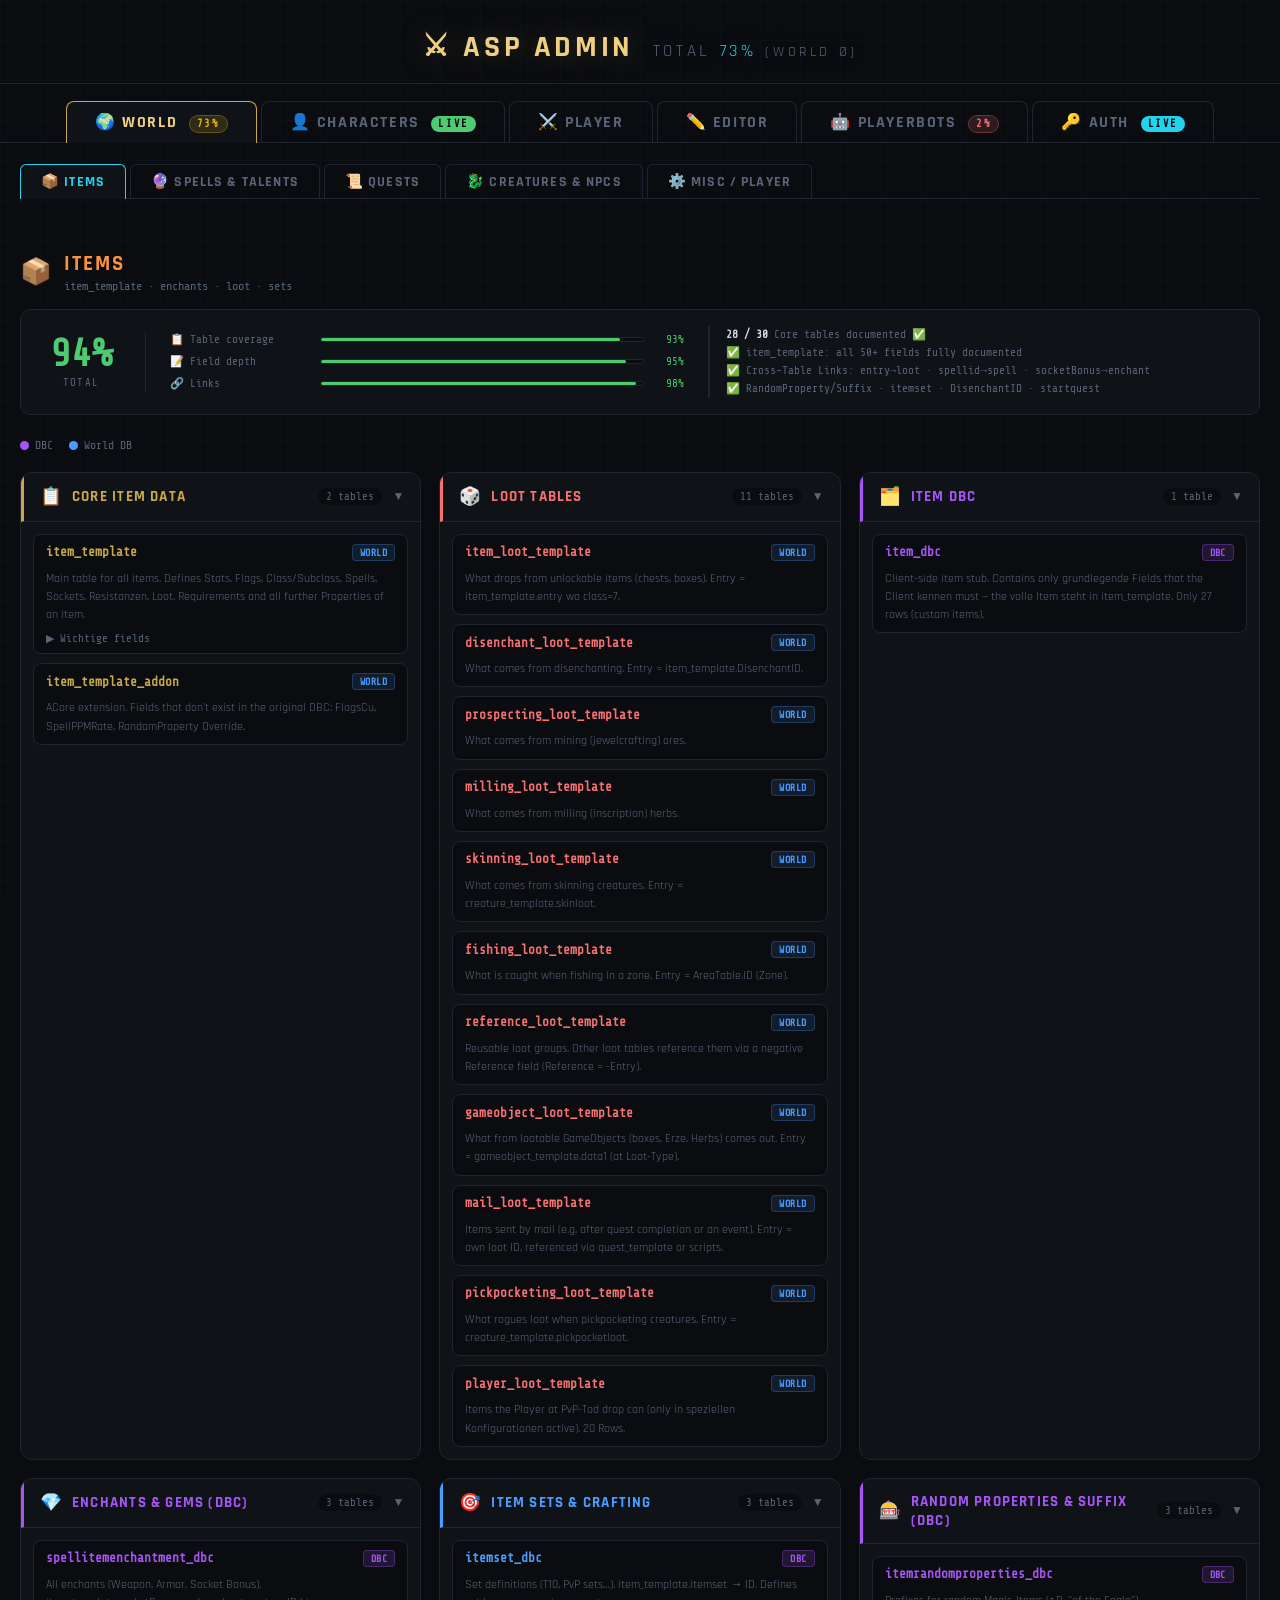
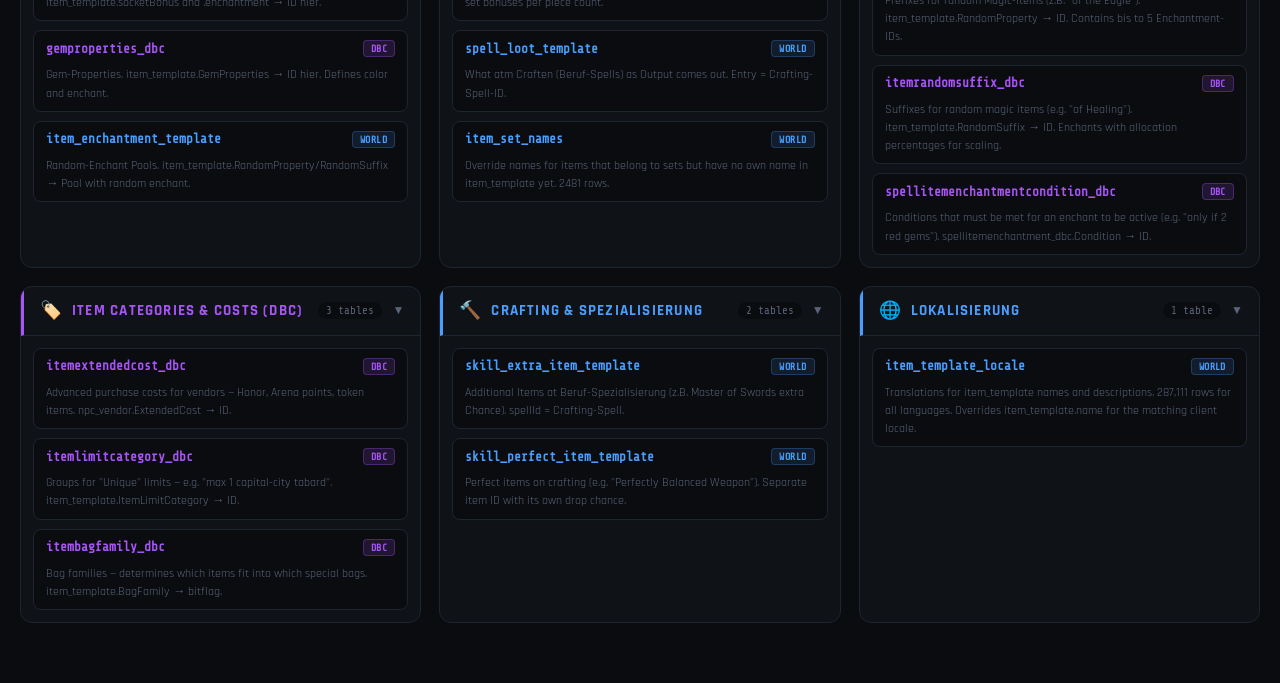
<file: index.html>
<!DOCTYPE html>
<html lang="en">
<head>
<meta charset="UTF-8">
<title>ASP Admin</title>
<link rel="stylesheet" href="/css/main.css">
<!-- WoWHead tooltips for spell icons (3.3.5 = wotlk) -->
<script>const whTooltips = {colorLinks:false,iconSize:'medium',rename:false,hideLinks:true};</script>
<script src="https://wow.zamimg.com/widgets/power.js"></script>
</head>
<body>

<header>
  <h1>⚔ ASP Admin <span style="font-size:0.55em;font-weight:400;color:var(--muted);margin-left:8px;">Total <span id="header-total" style="color:var(--gold)">—</span> <span style="font-size:0.85em;color:var(--muted)">(World Ø)</span></span></h1>
</header>

<!-- MAIN NAV -->
<nav class="main-nav">
  <button class="main-nav-btn active" onclick="showDB('world',this)">🌍 World <span class="progress-badge pb-good">73%</span></button>
  <button class="main-nav-btn" onclick="showDB('characters',this)">👤 Characters <span class="progress-badge" style="background:var(--green);color:#000">Live</span></button>
  <button class="main-nav-btn" onclick="showDB('player',this); initPlayerModule();">⚔️ Player</button>
  <button class="main-nav-btn" onclick="showDB('editor',this); initEditor();">✏️ Editor</button>
  <button class="main-nav-btn" onclick="showDB('playerbots',this)">🤖 Playerbots <span class="progress-badge pb-low">2%</span></button>
  <button class="main-nav-btn" onclick="showDB('auth',this);initAuthModule();">🔑 Auth <span class="progress-badge" style="background:var(--cyan);color:#000">Live</span></button>
</nav>

<div class="content-area">
  <!-- Per-tab markup is injected here from partials/ by bootstrap.js -->
  <div class="db-section active" id="db-world"></div>
  <div class="db-section" id="db-characters"></div>
  <div class="db-section" id="db-player"></div>
  <div class="db-section" id="db-playerbots"></div>
  <div class="db-section" id="db-auth"></div>
  <div class="db-section" id="db-editor"></div>
</div>


<!-- ── Shared (must load first) ── -->
<script src="/js/shared/constants.js"></script>
<script src="/js/shared/helpers.js"></script>
<script src="/js/shared/item-display.js"></script>
<script src="/js/shared/search-modals.js"></script>
<script src="/js/shared/nav.js"></script>

<!-- ── Editor tab ── -->
<script src="/js/editor/item-editor.js"></script>
<script src="/js/editor/item-creator.js"></script>
<script src="/js/editor/dbc-editor.js"></script>
<script src="/js/editor/spell-creator.js"></script>
<script src="/js/editor/spell-creator-easy.js"></script>
<script src="/js/editor/talent-editor.js"></script>
<script src="/js/editor/glyph-editor.js"></script>
<script src="/js/editor/creature-creator.js"></script>
<script src="/js/editor/quest-creator.js"></script>
<script src="/js/editor/spell-editor.js"></script>
<script src="/js/editor/quest-editor.js"></script>
<script src="/js/editor/creature-editor.js"></script>
<script src="/js/editor/loot-editor.js"></script>
<script src="/js/editor/smartai-editor.js"></script>

<!-- ── Player tab ── -->
<script src="/js/player/player.js"></script>
<script src="/js/player/xp.js"></script>
<script src="/js/player/classes.js"></script>
<script src="/js/player/races.js"></script>
<script src="/js/player/create-info.js"></script>
<script src="/js/player/create-items.js"></script>
<script src="/js/player/create-spells.js"></script>

<!-- ── Characters / Auth / misc ── -->
<script src="/js/characters.js"></script>
<script src="/js/accounts.js"></script>
<script src="/js/npc-extras.js"></script>
<script src="/js/guilds.js"></script>
<script src="/js/auth.js"></script>

<!-- ── Playerbots (acore_playerbots content) ── -->
<script src="/js/playerbots.js"></script>

<!-- ── Router: deep-linkable /Tab/Sub URLs (before bootstrap) ── -->
<script src="/js/router.js"></script>

<!-- ── Bootstrap: inject partials, then fire app:ready (LAST) ── -->
<script src="/js/bootstrap.js"></script>

</body>
</html>
</file>
<file: css/main.css>
@import url('https://fonts.googleapis.com/css2?family=Share+Tech+Mono&family=Rajdhani:wght@400;600;700&display=swap');

  :root {
    --bg: #0a0c10;
    --panel: #0f1318;
    --border: #1e2530;
    --gold: #c8a84b;
    --gold2: #f0d080;
    --blue: #4a9eff;
    --green: #4ecb71;
    --purple: #a855f7;
    --red: #f87171;
    --orange: #fb923c;
    --cyan: #22d3ee;
    --text: #d4dae6;
    --muted: #5a6478;
  }

  * { box-sizing: border-box; margin: 0; padding: 0; }

  body {
    background: var(--bg);
    color: var(--text);
    font-family: 'Rajdhani', sans-serif;
    min-height: 100vh;
  }

  body::before {
    content: '';
    position: fixed;
    inset: 0;
    background-image:
      linear-gradient(rgba(74,158,255,0.03) 1px, transparent 1px),
      linear-gradient(90deg, rgba(74,158,255,0.03) 1px, transparent 1px);
    background-size: 40px 40px;
    pointer-events: none;
    z-index: 0;
  }

  /* ── HEADER ── */
  header {
    position: relative; z-index: 2;
    text-align: center;
    padding: 28px 20px 16px;
    border-bottom: 1px solid var(--border);
  }
  header h1 {
    font-size: 1.9rem; font-weight: 700;
    letter-spacing: 0.12em; text-transform: uppercase;
    color: var(--gold2);
    text-shadow: 0 0 30px rgba(200,168,75,0.35);
  }
  header p {
    color: var(--muted);
    font-family: 'Share Tech Mono', monospace;
    font-size: 0.75rem; margin-top: 5px; letter-spacing: 0.08em;
  }

  /* ── MAIN NAV ── */
  .main-nav {
    position: relative; z-index: 2;
    display: flex; justify-content: center; gap: 4px;
    padding: 16px 20px 0;
    border-bottom: 1px solid var(--border);
  }
  .main-nav-btn {
    padding: 10px 28px;
    background: transparent;
    border: 1px solid var(--border);
    border-bottom: none;
    border-radius: 8px 8px 0 0;
    color: var(--muted);
    font-family: 'Rajdhani', sans-serif;
    font-size: 1rem; font-weight: 700;
    text-transform: uppercase; letter-spacing: 0.1em;
    cursor: pointer;
    transition: all 0.15s;
    position: relative; bottom: -1px;
  }
  .main-nav-btn:hover { color: var(--text); border-color: #2a3548; }
  .main-nav-btn.active {
    color: var(--gold2);
    background: var(--panel);
    border-color: var(--gold);
    border-bottom-color: var(--panel);
  }

  /* ── CONTENT WRAPPER ── */
  .content-area {
    position: relative; z-index: 1;
    max-width: 1440px; margin: 0 auto;
    padding: 0 20px 60px;
  }

  /* ── DB SECTION (top-level page) ── */
  .db-section { display: none; }
  .db-section.active { display: block; }

  /* ── SUB NAV (World sub-pages) ── */
  .sub-nav {
    display: flex; gap: 4px; flex-wrap: wrap;
    padding: 20px 0 0;
    border-bottom: 1px solid var(--border);
    margin-bottom: 28px;
  }
  .sub-nav-btn {
    padding: 8px 20px;
    background: transparent;
    border: 1px solid var(--border);
    border-bottom: none;
    border-radius: 6px 6px 0 0;
    color: var(--muted);
    font-family: 'Rajdhani', sans-serif;
    font-size: 0.9rem; font-weight: 700;
    text-transform: uppercase; letter-spacing: 0.08em;
    cursor: pointer;
    transition: all 0.15s;
    position: relative; bottom: -1px;
  }
  .sub-nav-btn:hover { color: var(--text); }
  .sub-nav-btn.active { color: var(--cyan); border-color: var(--cyan); background: var(--panel); border-bottom-color: var(--panel); }

  /* ── SUB PAGES ── */
  .sub-page { display: none; }
  .sub-page.active { display: block; }

  /* ── PLACEHOLDER ── */
  .placeholder {
    text-align: center; padding: 80px 20px;
    color: var(--muted);
    font-family: 'Share Tech Mono', monospace;
  }
  .placeholder .ph-icon { font-size: 3rem; margin-bottom: 12px; opacity: 0.3; }
  .placeholder h2 { font-size: 1rem; letter-spacing: 0.1em; text-transform: uppercase; margin-bottom: 8px; }
  .placeholder p { font-size: 0.75rem; }

  /* ── LEGEND ── */
  .legend {
    display: flex; gap: 16px; flex-wrap: wrap;
    margin-bottom: 20px;
  }
  .legend-item {
    display: flex; align-items: center; gap: 6px;
    font-size: 0.72rem; color: var(--muted);
    font-family: 'Share Tech Mono', monospace;
  }
  .legend-dot { width: 9px; height: 9px; border-radius: 50%; }

  /* ── SECTIONS GRID ── */
  .sections { display: grid; grid-template-columns: repeat(auto-fit, minmax(300px, 1fr)); gap: 18px; }

  .section {
    background: var(--panel); border: 1px solid var(--border);
    border-radius: 12px; overflow: hidden;
    transition: border-color 0.2s, box-shadow 0.2s;
  }
  .section:hover { box-shadow: 0 0 18px rgba(74,158,255,0.07); }

  .section-header {
    display: flex; align-items: center; gap: 10px;
    padding: 13px 16px;
    border-bottom: 1px solid var(--border);
    cursor: pointer; user-select: none;
  }
  .sect-icon { font-size: 1.1rem; }
  .sect-title { font-size: 0.95rem; font-weight: 700; text-transform: uppercase; letter-spacing: 0.08em; flex: 1; }
  .sect-count { font-family: 'Share Tech Mono', monospace; font-size: 0.68rem; color: var(--muted); background: var(--bg); padding: 2px 8px; border-radius: 20px; }
  .chevron { color: var(--muted); font-size: 0.75rem; transition: transform 0.2s; }
  .section.collapsed .chevron { transform: rotate(-90deg); }
  .section.collapsed .section-body { display: none; }
  .section-body { padding: 12px; }

  /* color accents */
  .s-core    .section-header { border-left: 3px solid var(--gold); }    .s-core    .sect-title { color: var(--gold); }
  .s-dbc     .section-header { border-left: 3px solid var(--purple); }  .s-dbc     .sect-title { color: var(--purple); }
  .s-world   .section-header { border-left: 3px solid var(--blue); }    .s-world   .sect-title { color: var(--blue); }
  .s-effects .section-header { border-left: 3px solid var(--green); }   .s-effects .sect-title { color: var(--green); }
  .s-auras   .section-header { border-left: 3px solid var(--cyan); }    .s-auras   .sect-title { color: var(--cyan); }
  .s-chars   .section-header { border-left: 3px solid var(--orange); }  .s-chars   .sect-title { color: var(--orange); }
  .s-loot    .section-header { border-left: 3px solid var(--red); }     .s-loot    .sect-title { color: var(--red); }
  .s-misc    .section-header { border-left: 3px solid var(--muted); }   .s-misc    .sect-title { color: var(--text); }

  /* ── TABLE CARDS ── */
  .table-card {
    background: var(--bg); border: 1px solid var(--border);
    border-radius: 8px; margin-bottom: 9px; overflow: hidden;
    transition: border-color 0.15s;
  }
  .table-card:last-child { margin-bottom: 0; }
  .table-card:hover { border-color: #2a3548; }
  .table-card-header {
    display: flex; align-items: center; gap: 8px;
    padding: 9px 12px; cursor: pointer;
  }
  .table-name { font-family: 'Share Tech Mono', monospace; font-size: 0.8rem; font-weight: 600; flex: 1; }
  .table-badge {
    font-size: 0.62rem; padding: 2px 7px; border-radius: 4px;
    font-family: 'Share Tech Mono', monospace; font-weight: 600;
    text-transform: uppercase; letter-spacing: 0.05em;
  }
  .badge-dbc   { background: rgba(168,85,247,0.15); color: var(--purple); border: 1px solid rgba(168,85,247,0.3); }
  .badge-world { background: rgba(74,158,255,0.12); color: var(--blue);   border: 1px solid rgba(74,158,255,0.25); }

  .table-desc { font-size: 0.76rem; color: var(--muted); padding: 0 12px 8px; line-height: 1.5; }

  .fields-toggle {
    padding: 0 12px 8px; cursor: pointer;
    font-size: 0.68rem; color: var(--muted);
    font-family: 'Share Tech Mono', monospace;
    display: flex; align-items: center; gap: 4px;
  }
  .fields-toggle:hover { color: var(--text); }
  .fields-list { padding: 0 12px 10px; display: none; }
  .fields-list.open { display: block; }
  .field-row {
    display: flex; align-items: baseline; gap: 8px;
    padding: 3px 0; border-bottom: 1px solid rgba(30,37,48,0.5);
    font-size: 0.7rem;
  }
  .field-row:last-child { border-bottom: none; }
  .field-name { font-family: 'Share Tech Mono', monospace; color: var(--cyan); min-width: 180px; flex-shrink: 0; }
  .field-type { color: var(--orange); min-width: 65px; flex-shrink: 0; font-family: 'Share Tech Mono', monospace; font-size: 0.63rem; }
  .field-note { color: var(--muted); flex: 1; }

  .connector {
    display: flex; align-items: center; gap: 8px;
    margin-bottom: 8px; font-size: 0.7rem; color: var(--muted);
    font-family: 'Share Tech Mono', monospace;
    padding: 5px 12px; background: rgba(74,158,255,0.04);
    border-radius: 6px; border-left: 2px solid rgba(74,158,255,0.3);
  }
  .connector .arrow { color: var(--blue); }

  /* ── FLOW ── */
  .flow {
    margin: 32px 0 0; padding: 22px;
    background: var(--panel); border: 1px solid var(--border); border-radius: 12px;
  }
  .flow h2 { font-size: 0.78rem; text-transform: uppercase; letter-spacing: 0.12em; color: var(--muted); margin-bottom: 14px; font-family: 'Share Tech Mono', monospace; }
  .flow-steps { display: flex; align-items: center; flex-wrap: wrap; gap: 4px; }
  .flow-step { background: var(--bg); border: 1px solid var(--border); border-radius: 8px; padding: 9px 13px; font-size: 0.75rem; text-align: center; min-width: 110px; }
  .flow-step .step-label { font-family: 'Share Tech Mono', monospace; font-size: 0.62rem; color: var(--muted); margin-bottom: 3px; }
  .flow-step .step-table { font-weight: 700; font-size: 0.78rem; }
  .flow-arrow { color: var(--muted); font-size: 1.1rem; padding: 0 2px; }

  /* ── PAGE TITLE ── */
  .page-title {
    display: flex; align-items: center; gap: 12px;
    padding: 24px 0 16px;
  }
  .page-title .pt-icon { font-size: 1.6rem; }
  .page-title h2 { font-size: 1.3rem; font-weight: 700; text-transform: uppercase; letter-spacing: 0.1em; }
  .page-title p { font-size: 0.75rem; color: var(--muted); font-family: 'Share Tech Mono', monospace; margin-top: 2px; }

  footer {
    position: relative; z-index: 1;
    text-align: center; padding: 18px;
    color: var(--muted); font-family: 'Share Tech Mono', monospace;
    font-size: 0.68rem; border-top: 1px solid var(--border);
  }

  /* ── PROGRESS ── */
  .progress-badge {
    display: inline-flex; align-items: center; gap: 4px;
    font-family: 'Share Tech Mono', monospace;
    font-size: 0.65rem; font-weight: 600;
    padding: 2px 7px; border-radius: 10px;
    margin-left: 6px;
  }
  .pb-low    { background: rgba(248,113,113,0.15); color: #f87171; border: 1px solid rgba(248,113,113,0.3); }
  .pb-mid    { background: rgba(251,146,60,0.15);  color: #fb923c; border: 1px solid rgba(251,146,60,0.3); }
  .pb-good   { background: rgba(234,179,8,0.15);   color: #eab308; border: 1px solid rgba(234,179,8,0.3); }

  /* ── COVERAGE CARD ── */
  .coverage-card {
    background: var(--panel);
    border: 1px solid var(--border);
    border-radius: 10px;
    padding: 16px 20px;
    margin-bottom: 24px;
    display: flex;
    gap: 24px;
    align-items: center;
    flex-wrap: wrap;
  }

  .cov-score {
    text-align: center;
    min-width: 80px;
    flex-shrink: 0;
  }
  .cov-score .score-num {
    font-size: 2.4rem;
    font-weight: 700;
    line-height: 1;
    font-family: 'Share Tech Mono', monospace;
  }
  .cov-score .score-label {
    font-size: 0.65rem;
    text-transform: uppercase;
    letter-spacing: 0.1em;
    color: var(--muted);
    margin-top: 4px;
    font-family: 'Share Tech Mono', monospace;
  }

  .cov-divider {
    width: 1px; height: 60px;
    background: var(--border);
    flex-shrink: 0;
  }

  .cov-bars {
    flex: 1;
    min-width: 220px;
    display: flex;
    flex-direction: column;
    gap: 9px;
  }

  .cov-bar-row {
    display: flex;
    align-items: center;
    gap: 10px;
  }

  .cov-bar-label {
    font-size: 0.7rem;
    color: var(--muted);
    font-family: 'Share Tech Mono', monospace;
    min-width: 140px;
    flex-shrink: 0;
  }

  .cov-bar-track {
    flex: 1;
    height: 5px;
    background: var(--bg);
    border-radius: 3px;
    overflow: hidden;
    border: 1px solid var(--border);
  }

  .cov-bar-fill {
    height: 100%;
    border-radius: 3px;
    transition: width 0.6s ease;
  }

  .cov-bar-pct {
    font-size: 0.68rem;
    font-family: 'Share Tech Mono', monospace;
    min-width: 30px;
    text-align: right;
    flex-shrink: 0;
  }

  .cov-note {
    flex: 1;
    min-width: 160px;
    font-size: 0.7rem;
    color: var(--muted);
    line-height: 1.6;
    font-family: 'Share Tech Mono', monospace;
    border-left: 2px solid var(--border);
    padding-left: 16px;
  }
  .cov-note strong { color: var(--text); }

  /* ── EDITOR ── */
  .editor-layout {
    display: grid;
    grid-template-columns: 260px 1fr;
    gap: 16px;
    margin-top: 16px;
  }
  .editor-sidebar {
    background: var(--panel);
    border: 1px solid var(--border);
    border-radius: 8px;
    padding: 14px;
    height: fit-content;
    position: sticky;
    top: 16px;
  }
  .editor-sidebar h3 {
    font-size: 0.7rem; letter-spacing: 0.12em;
    text-transform: uppercase; color: var(--gold);
    margin-bottom: 10px;
  }
  .editor-main {
    background: var(--panel);
    border: 1px solid var(--border);
    border-radius: 8px;
    padding: 16px;
  }
  .editor-search {
    display: flex; gap: 8px; margin-bottom: 14px;
  }
  .editor-search input, .editor-search select {
    background: var(--bg); border: 1px solid var(--border);
    border-radius: 6px; color: var(--text);
    font-family: 'Share Tech Mono', monospace; font-size: 0.8rem;
    padding: 7px 10px; outline: none; transition: border-color 0.15s;
  }
  .editor-search input:focus, .editor-search select:focus { border-color: var(--gold); }
  .editor-search input { flex: 1; }
  .e-btn {
    padding: 7px 18px; border-radius: 6px; border: 1px solid var(--border);
    font-family: 'Rajdhani', sans-serif; font-weight: 700; font-size: 0.85rem;
    letter-spacing: 0.06em; text-transform: uppercase;
    cursor: pointer; transition: all 0.15s;
    background: var(--bg); color: var(--muted);
  }
  .e-btn:hover { color: var(--text); border-color: #2a3548; }
  .e-btn-gold  { background: rgba(200,168,75,0.15);  color: var(--gold);  border-color: var(--gold); }
  .e-btn-gold:hover  { background: rgba(200,168,75,0.28); }
  .e-btn-green { background: rgba(78,203,113,0.12);  color: var(--green); border-color: var(--green); }
  .e-btn-green:hover { background: rgba(78,203,113,0.25); }
  .e-btn-red   { background: rgba(248,113,113,0.12); color: var(--red);   border-color: var(--red); }
  .e-btn-red:hover   { background: rgba(248,113,113,0.25); }
  .e-btn-blue  { background: rgba(74,158,255,0.12);  color: var(--blue);  border-color: var(--blue); }
  .e-btn-blue:hover  { background: rgba(74,158,255,0.25); }
  .field-group { border: 1px solid var(--border); border-radius: 6px; margin-bottom: 12px; overflow: hidden; }
  .field-group-header {
    display: flex; align-items: center; justify-content: space-between;
    padding: 8px 14px; background: rgba(255,255,255,0.03);
    cursor: pointer; user-select: none; border-bottom: 1px solid var(--border);
  }
  .field-group-header:hover { background: rgba(255,255,255,0.06); }
  .field-group-title { font-size: 0.72rem; letter-spacing: 0.1em; text-transform: uppercase; color: var(--gold); font-weight: 700; }
  .field-group-chevron { color: var(--muted); font-size: 0.7rem; transition: transform 0.2s; }
  .field-group.collapsed .field-group-chevron { transform: rotate(-90deg); }
  .field-group.collapsed .field-group-body { display: none; }
  .field-group-body {
    padding: 12px 14px;
    display: grid;
    grid-template-columns: repeat(auto-fill, minmax(190px, 1fr));
    gap: 8px 14px;
  }
  .e-field { display: flex; flex-direction: column; gap: 3px; }
  .e-field label { font-family: 'Share Tech Mono', monospace; font-size: 0.68rem; color: var(--muted); letter-spacing: 0.04em; }
  .e-field input, .e-field select, .e-field textarea {
    background: var(--bg); border: 1px solid var(--border); border-radius: 4px;
    color: var(--text); font-family: 'Share Tech Mono', monospace; font-size: 0.78rem;
    padding: 5px 8px; outline: none; transition: border-color 0.15s; width: 100%;
  }
  .e-field input:focus, .e-field select:focus, .e-field textarea:focus { border-color: var(--gold); }
  .e-field textarea { resize: vertical; min-height: 52px; }
  .e-field-wide { grid-column: 1 / -1; }
  .e-field-hint { font-size: 0.62rem; color: var(--muted); margin-top: 2px; }
  /* Bitmask widget */
  .bitmask-wrap { position: relative; display: flex; gap: 4px; align-items: center; }
  .bitmask-wrap input[type=number] { width: 90px !important; flex-shrink: 0; }
  .bitmask-btn { background: var(--bg-alt); border: 1px solid var(--border); border-radius: 4px; color: var(--muted); cursor: pointer; font-size: 0.75rem; padding: 4px 7px; line-height: 1; transition: border-color 0.15s; white-space: nowrap; flex-shrink: 0; }
  .bitmask-btn:hover { border-color: var(--gold); color: var(--gold); }
  .bitmask-popover { position: absolute; top: calc(100% + 4px); left: 0; z-index: 9999; background: var(--bg-panel); border: 1px solid var(--border); border-radius: 6px; padding: 8px 10px; min-width: 180px; max-width: 260px; max-height: 260px; overflow-y: auto; box-shadow: 0 6px 24px rgba(0,0,0,0.5); }
  .bitmask-popover label { display: flex; align-items: center; gap: 7px; font-size: 0.76rem; color: var(--text); padding: 3px 0; cursor: pointer; white-space: nowrap; }
  .bitmask-popover label:hover { color: var(--gold); }
  .bitmask-popover label input { width: auto !important; flex-shrink: 0; cursor: pointer; accent-color: var(--gold); }
  .bitmask-popover .bp-sep { border: none; border-top: 1px solid var(--border); margin: 4px 0; }
  .tpl-list { list-style: none; margin-top: 6px; }
  .tpl-list li {
    padding: 6px 10px; border-radius: 4px; cursor: pointer;
    font-size: 0.82rem; color: var(--muted); transition: all 0.12s;
    border: 1px solid transparent;
  }
  .tpl-list li:hover { color: var(--text); background: rgba(255,255,255,0.04); }
  .tpl-list li.active { color: var(--gold); background: rgba(200,168,75,0.08); border-color: rgba(200,168,75,0.25); }
  .tpl-group-label { font-size: 0.62rem; letter-spacing: 0.1em; text-transform: uppercase; color: var(--muted); padding: 8px 10px 2px; pointer-events: none; }
  .server-status {
    display: inline-flex; align-items: center; gap: 6px;
    font-family: 'Share Tech Mono', monospace; font-size: 0.72rem;
    padding: 5px 12px; border-radius: 20px; border: 1px solid var(--border); margin-bottom: 16px;
  }
  .status-dot { width: 7px; height: 7px; border-radius: 50%; background: var(--muted); }
  .status-dot.online  { background: var(--green); box-shadow: 0 0 6px var(--green); }
  .status-dot.offline { background: var(--red);   box-shadow: 0 0 6px var(--red); }
  .search-results {
    margin-top: 6px; max-height: 200px; overflow-y: auto;
    background: var(--bg); border: 1px solid var(--border); border-radius: 6px; display: none;
  }
  .search-results.open { display: block; }
  .search-result-item {
    padding: 7px 12px; cursor: pointer; font-size: 0.8rem;
    border-bottom: 1px solid var(--border);
    display: flex; align-items: center; gap: 8px; transition: background 0.1s;
  }
  .search-result-item:last-child { border-bottom: none; }
  .search-result-item:hover { background: rgba(255,255,255,0.05); }
  .search-result-id { color: var(--muted); font-family: 'Share Tech Mono', monospace; font-size: 0.72rem; }
  .editor-toolbar {
    display: flex; align-items: center; gap: 8px;
    padding: 10px 0 14px; border-bottom: 1px solid var(--border); margin-bottom: 14px; flex-wrap: wrap;
  }
  .editor-toolbar .entry-badge {
    font-family: 'Share Tech Mono', monospace; font-size: 0.78rem; color: var(--gold);
    background: rgba(200,168,75,0.08); border: 1px solid rgba(200,168,75,0.25);
    border-radius: 4px; padding: 4px 10px;
  }
  .toast {
    position: fixed; bottom: 24px; right: 24px; padding: 10px 20px; border-radius: 8px;
    font-size: 0.85rem; font-weight: 700; z-index: 9999; opacity: 0; transition: opacity 0.3s; pointer-events: none;
  }
  .toast.show { opacity: 1; }
  .toast.success { background: rgba(78,203,113,0.2); border: 1px solid var(--green); color: var(--green); }
  .toast.error   { background: rgba(248,113,113,0.2); border: 1px solid var(--red);   color: var(--red); }
  .placeholder-tab { display: flex; flex-direction: column; align-items: center; justify-content: center; padding: 60px 20px; color: var(--muted); text-align: center; }
  .placeholder-tab .ph-icon { font-size: 2.5rem; margin-bottom: 12px; }
  .placeholder-tab h3 { color: var(--text); margin-bottom: 6px; }

  .switch-mode-item {
    padding: 8px 14px; border-radius: 5px; cursor: pointer;
    font-size: 0.82rem; font-weight: 700; letter-spacing: 0.04em;
    transition: background 0.12s; color: var(--text);
  }
  .switch-mode-item:hover { background: rgba(255,255,255,0.07); }
  .switch-mode-item.active-mode { opacity: 0.4; cursor: default; pointer-events: none; }


  /* ── EDITOR MODE SELECT ── */
  .editor-landing {
    display: flex; flex-direction: column; align-items: center;
    justify-content: center; padding: 48px 20px; text-align: center;
  }
  .editor-landing h2 { color: var(--gold2); font-size: 1.5rem; letter-spacing: 0.1em; margin-bottom: 8px; }
  .editor-landing p  { color: var(--muted); font-size: 0.85rem; margin-bottom: 36px; }
  .use-editor-btn {
    padding: 14px 48px;
    background: linear-gradient(135deg, rgba(200,168,75,0.2), rgba(200,168,75,0.08));
    border: 1px solid var(--gold);
    border-radius: 8px;
    color: var(--gold2);
    font-family: 'Rajdhani', sans-serif;
    font-size: 1.15rem; font-weight: 700;
    letter-spacing: 0.12em; text-transform: uppercase;
    cursor: pointer; transition: all 0.2s;
    box-shadow: 0 0 20px rgba(200,168,75,0.08);
  }
  .use-editor-btn:hover {
    background: linear-gradient(135deg, rgba(200,168,75,0.32), rgba(200,168,75,0.15));
    box-shadow: 0 0 32px rgba(200,168,75,0.2);
    transform: translateY(-1px);
  }
  .mode-select-screen {
    padding: 32px 20px;
  }
  .mode-select-screen h3 {
    color: var(--muted); font-size: 0.7rem; letter-spacing: 0.15em;
    text-transform: uppercase; margin-bottom: 24px; text-align: center;
  }
  .mode-cards {
    display: flex; flex-direction: column; gap: 12px;
    max-width: 540px; margin: 0 auto;
  }
  .mode-card {
    background: var(--panel);
    border: 1px solid var(--border);
    border-radius: 10px;
    padding: 20px 24px;
    cursor: pointer;
    transition: all 0.18s;
    display: flex; align-items: center; gap: 20px;
    text-align: left;
  }
  .mode-card:hover { border-color: var(--gold); background: rgba(200,168,75,0.05); transform: translateX(4px); }
  .mode-card-icon { font-size: 2rem; flex-shrink: 0; width: 48px; text-align: center; }
  .mode-card-body { flex: 1; }
  .mode-card-title {
    font-size: 1.1rem; font-weight: 700; letter-spacing: 0.06em;
    text-transform: uppercase; margin-bottom: 4px;
  }
  .mode-card-desc { font-size: 0.8rem; color: var(--muted); line-height: 1.4; }
  .mode-card-fields { font-size: 0.7rem; color: var(--muted); margin-top: 5px; }
  .mode-card-arrow { color: var(--muted); font-size: 1.1rem; flex-shrink: 0; }
  .mode-card:hover .mode-card-arrow { color: var(--gold); }
  .mode-easy  .mode-card-title { color: var(--green); }
  .mode-easy:hover  { border-color: var(--green);  background: rgba(78,203,113,0.05); }
  .mode-edit  .mode-card-title { color: var(--gold); }
  .mode-pro   .mode-card-title { color: var(--purple); }
  .mode-pro:hover   { border-color: var(--purple); background: rgba(168,85,247,0.05); }
  .mode-back-btn {
    display: inline-flex; align-items: center; gap: 6px;
    background: none; border: none; color: var(--muted);
    font-family: 'Rajdhani', sans-serif; font-size: 0.85rem;
    cursor: pointer; padding: 0; margin-bottom: 12px;
    transition: color 0.15s;
  }
  .mode-back-btn:hover { color: var(--text); }
  .mode-badge {
    display: inline-block; font-size: 0.6rem; font-weight: 700;
    letter-spacing: 0.1em; text-transform: uppercase;
    padding: 2px 7px; border-radius: 3px; margin-left: 8px; vertical-align: middle;
  }
  .badge-easy { background: rgba(78,203,113,0.15); color: var(--green); border: 1px solid rgba(78,203,113,0.3); }
  .badge-edit { background: rgba(200,168,75,0.15); color: var(--gold); border: 1px solid rgba(200,168,75,0.3); }
  .badge-pro  { background: rgba(168,85,247,0.15); color: var(--purple); border: 1px solid rgba(168,85,247,0.3); }
  /* Easy Edit flat form */
  .easy-form { padding: 0; }
  .easy-form .easy-section-title {
    font-size: 0.68rem; letter-spacing: 0.12em; text-transform: uppercase;
    color: var(--gold); margin: 18px 0 10px; padding-bottom: 4px;
    border-bottom: 1px solid var(--border);
  }
  .easy-form .easy-grid {
    display: grid; grid-template-columns: repeat(auto-fill, minmax(180px, 1fr)); gap: 8px 14px;
  }
  .easy-form
</file>
